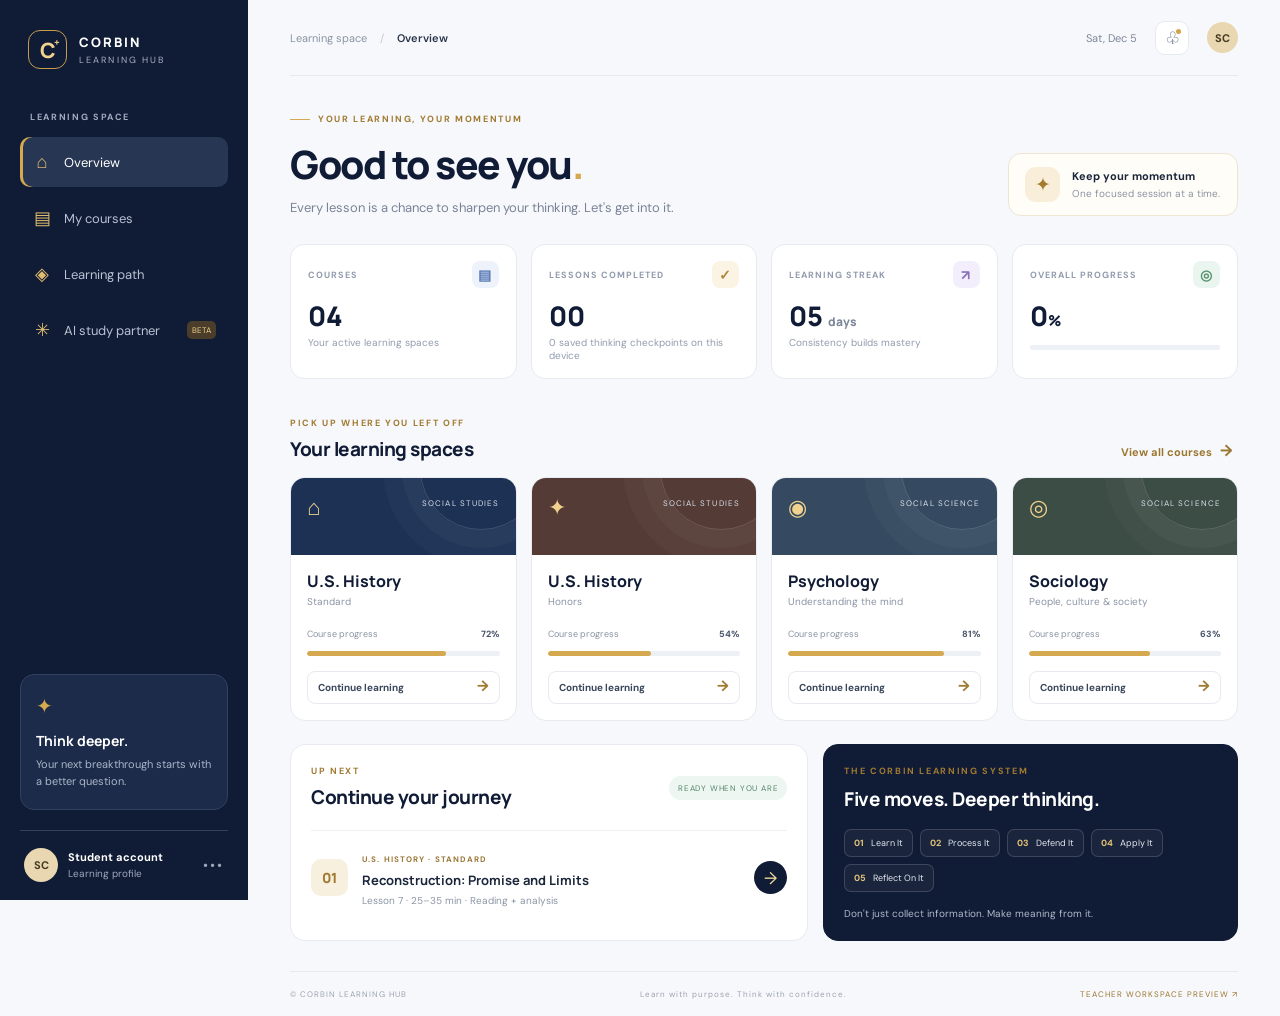
<file: index.html>
<!doctype html>
<html lang="en">
<head>
  <meta charset="utf-8">
  <meta name="viewport" content="width=device-width,initial-scale=1">
  <meta name="theme-color" content="#101b35">
  <meta name="description" content="Corbin Student Learning Hub — learn, think, defend, and grow.">
  <title>Corbin Student Learning Hub</title>
  <link rel="preconnect" href="https://fonts.googleapis.com">
  <link rel="preconnect" href="https://fonts.gstatic.com" crossorigin>
  <link href="https://fonts.googleapis.com/css2?family=DM+Sans:wght@400;500;600;700&family=Manrope:wght@400;500;600;700;800&display=swap" rel="stylesheet">
  <link rel="stylesheet" href="styles.css">
</head>
<body>
  <div class="app-shell">
    <aside class="sidebar" id="sidebar">
      <a class="brand" href="#" aria-label="Corbin Learning Hub home">
        <span class="brand-mark">C<span>+</span></span>
        <span class="brand-copy"><strong>CORBIN</strong><small>LEARNING HUB</small></span>
      </a>
      <div class="workspace-label">LEARNING SPACE</div>
      <nav class="main-nav" aria-label="Main navigation">
        <button class="nav-link active" data-view="home"><span class="nav-icon">⌂</span> Overview</button>
        <button class="nav-link" data-view="courses"><span class="nav-icon">▤</span> My courses</button>
        <button class="nav-link" data-view="path"><span class="nav-icon">◈</span> Learning path</button>
        <button class="nav-link" data-view="tutor"><span class="nav-icon">✳</span> AI study partner <span class="nav-tag">BETA</span></button>
      </nav>
      <div class="sidebar-bottom">
        <div class="sidebar-note"><span class="note-spark">✦</span><strong>Think deeper.</strong><p>Your next breakthrough starts with a better question.</p></div>
        <div class="profile-mini"><div class="avatar">SC</div><div><strong>Student account</strong><small>Learning profile</small></div><span class="more">•••</span></div>
      </div>
    </aside>

    <main class="main-area">
      <header class="topbar">
        <button class="mobile-menu" id="mobileMenu" aria-label="Open navigation">☰</button>
        <div class="breadcrumb">Learning space <span>/</span> <strong id="crumb">Overview</strong></div>
        <div class="top-actions"><span class="today" id="todayLabel"></span><button class="icon-button" aria-label="Notifications">♧<i></i></button><div class="avatar small">SC</div></div>
      </header>

      <section class="view active" id="homeView">
        <div class="welcome-row">
          <div><div class="eyebrow"><span class="eyebrow-line"></span> YOUR LEARNING, YOUR MOMENTUM</div><h1>Good to see you<span class="gold-dot">.</span></h1><p class="subhead">Every lesson is a chance to sharpen your thinking. Let's get into it.</p></div>
          <div class="streak-card"><div class="streak-icon">✦</div><div><strong>Keep your momentum</strong><span>One focused session at a time.</span></div></div>
        </div>

        <div class="stats-grid">
          <article class="stat-card"><div class="stat-top"><span>COURSES</span><span class="stat-icon blue">▤</span></div><div class="stat-value">04</div><div class="stat-foot">Your active learning spaces</div></article>
          <article class="stat-card"><div class="stat-top"><span>LESSONS COMPLETED</span><span class="stat-icon gold">✓</span></div><div class="stat-value">12</div><div class="stat-foot"><span class="positive">+3</span> this learning cycle</div></article>
          <article class="stat-card"><div class="stat-top"><span>LEARNING STREAK</span><span class="stat-icon purple">↗</span></div><div class="stat-value">05 <small>days</small></div><div class="stat-foot">Consistency builds mastery</div></article>
          <article class="stat-card"><div class="stat-top"><span>OVERALL PROGRESS</span><span class="stat-icon green">◎</span></div><div class="stat-value">68<span class="percent">%</span></div><div class="progress-track"><span style="width:68%"></span></div></article>
        </div>

        <div class="section-heading"><div><div class="eyebrow">PICK UP WHERE YOU LEFT OFF</div><h2>Your learning spaces</h2></div><button class="text-button" data-view="courses">View all courses <span>→</span></button></div>
        <div class="course-grid" id="courseGrid">
          <article class="course-card history"><div class="course-top"><span class="course-icon">⌂</span><span class="course-type">SOCIAL STUDIES</span></div><div class="course-content"><h3>U.S. History</h3><p>Standard</p><div class="course-progress"><div class="progress-label"><span>Course progress</span><strong>72%</strong></div><div class="progress-track"><span style="width:72%"></span></div></div><button class="course-button" data-course="history">Continue learning <span>→</span></button></div></article>
          <article class="course-card honors"><div class="course-top"><span class="course-icon">✦</span><span class="course-type">SOCIAL STUDIES</span></div><div class="course-content"><h3>U.S. History</h3><p>Honors</p><div class="course-progress"><div class="progress-label"><span>Course progress</span><strong>54%</strong></div><div class="progress-track"><span style="width:54%"></span></div></div><button class="course-button" data-course="honors">Continue learning <span>→</span></button></div></article>
          <article class="course-card psychology"><div class="course-top"><span class="course-icon">◉</span><span class="course-type">SOCIAL SCIENCE</span></div><div class="course-content"><h3>Psychology</h3><p>Understanding the mind</p><div class="course-progress"><div class="progress-label"><span>Course progress</span><strong>81%</strong></div><div class="progress-track"><span style="width:81%"></span></div></div><button class="course-button" data-course="psychology">Continue learning <span>→</span></button></div></article>
          <article class="course-card sociology"><div class="course-top"><span class="course-icon">◎</span><span class="course-type">SOCIAL SCIENCE</span></div><div class="course-content"><h3>Sociology</h3><p>People, culture & society</p><div class="course-progress"><div class="progress-label"><span>Course progress</span><strong>63%</strong></div><div class="progress-track"><span style="width:63%"></span></div></div><button class="course-button" data-course="sociology">Continue learning <span>→</span></button></div></article>
        </div>

        <div class="lower-grid">
          <section class="panel next-panel"><div class="panel-heading"><div><div class="eyebrow">UP NEXT</div><h2>Continue your journey</h2></div><span class="live-pill">READY WHEN YOU ARE</span></div><div class="next-lesson"><div class="lesson-number">01</div><div class="lesson-info"><span class="lesson-course">U.S. HISTORY · STANDARD</span><h3>Reconstruction: Promise and Limits</h3><p>Lesson 7 · 25–35 min · Reading + analysis</p></div><button class="round-arrow" id="openLesson" aria-label="Open lesson">→</button></div></section>
          <section class="panel cls-panel"><div class="eyebrow">THE CORBIN LEARNING SYSTEM</div><h2>Five moves. Deeper thinking.</h2><div class="cls-steps"><span><b>01</b> Learn It</span><span><b>02</b> Process It</span><span><b>03</b> Defend It</span><span><b>04</b> Apply It</span><span><b>05</b> Reflect On It</span></div><p>Don't just collect information. Make meaning from it.</p></section>
        </div>
      </section>

      <section class="view" id="coursesView"><div class="page-intro"><div class="eyebrow">YOUR CLASSES</div><h1>My courses<span class="gold-dot">.</span></h1><p class="subhead">Choose a course to explore its learning path and current lesson.</p></div><div class="course-grid expanded" id="allCourses"></div></section>

      <section class="view" id="pathView"><div class="page-intro"><div class="eyebrow">YOUR PROGRESS</div><h1>Learning path<span class="gold-dot">.</span></h1><p class="subhead">A clear view of the work you've completed and what's ahead.</p></div><div class="panel path-panel"><div class="path-header"><div><span class="lesson-course">CURRENT LEARNING CYCLE</span><h2>Build understanding. Show what you know.</h2></div><strong>68%</strong></div><div class="path-track"><span style="width:68%"></span></div><div class="path-milestones"><div class="milestone done"><i>✓</i><strong>Learn It</strong><small>Build background knowledge</small></div><div class="milestone done"><i>✓</i><strong>Process It</strong><small>Make connections</small></div><div class="milestone current"><i>03</i><strong>Defend It</strong><small>Support your thinking</small></div><div class="milestone"><i>04</i><strong>Apply It</strong><small>Use what you've learned</small></div><div class="milestone"><i>05</i><strong>Reflect On It</strong><small>Evaluate your growth</small></div></div></div></section>

      <section class="view" id="tutorView"><div class="page-intro"><div class="eyebrow">THINKING PARTNER</div><h1>Study with purpose<span class="gold-dot">.</span></h1><p class="subhead">A good tutor doesn't do the thinking for you. It helps you think more clearly.</p></div><div class="tutor-layout"><div class="panel tutor-intro"><div class="tutor-orb">✳</div><span class="lesson-course">SOCRATIC STUDY PARTNER</span><h2>Let's work through it together.</h2><p>Use this space to organize a question, test an idea, or prepare to defend a claim. The study partner interface is ready; live AI responses require a secured model connection.</p><div class="prompt-chips"><button data-prompt="Help me understand the main idea of my current lesson.">Understand a concept</button><button data-prompt="Ask me questions that help me test my argument.">Test my argument</button><button data-prompt="Help me study by asking one question at a time.">Quiz me</button></div></div><div class="panel tutor-chat"><div class="chat-head"><span class="chat-status"></span><strong>Study session</strong><small>Guided thinking</small></div><div class="chat-messages" id="chatMessages"><div class="assistant-message">Welcome. What are you working through today? Start with a topic, a question, or an idea you want to examine.</div></div><form class="chat-form" id="chatForm"><input id="chatInput" placeholder="Type a question or topic..." autocomplete="off"><button aria-label="Send message">↑</button></form><p class="chat-disclaimer">Learning support preview · AI service not connected</p></div></div></section>

      <section class="view" id="lessonView"><div class="lesson-toolbar"><button class="back-button" id="backHome">← Back to overview</button><span class="lesson-course">U.S. HISTORY · STANDARD</span></div><div class="lesson-hero"><div class="eyebrow">LESSON 07 · LEARN IT</div><h1>Reconstruction: Promise and Limits</h1><p>Examine the competing visions for rebuilding the United States after the Civil War.</p><div class="lesson-meta"><span>◷ 25–35 minutes</span><span>▤ Reading + analysis</span><span>◈ CLS learning sequence</span></div></div><div class="lesson-body"><aside class="lesson-outline"><strong>IN THIS LESSON</strong><a class="outline-active">01 &nbsp; Set the purpose</a><a>02 &nbsp; Build context</a><a>03 &nbsp; Process evidence</a><a>04 &nbsp; Defend a claim</a><a>05 &nbsp; Reflect</a></aside><article class="lesson-reading"><div class="eyebrow">01 / LEARN IT</div><h2>Start with the essential question</h2><p class="essential-question">To what extent did Reconstruction fulfill the promises of freedom and citizenship after the Civil War?</p><p>Reconstruction was the period after the Civil War when the United States confronted the challenge of rebuilding the South and defining freedom for formerly enslaved people. The period raised fundamental questions about citizenship, federal power, political participation, and the meaning of equality.</p><div class="checkpoint"><span class="checkpoint-label">THINKING CHECKPOINT</span><h3>Before you move on</h3><p>In your own words, identify one major challenge the nation faced after the Civil War.</p><textarea id="checkpointAnswer" placeholder="Write your thinking here..."></textarea><button class="primary-button" id="saveCheckpoint">Save response <span>→</span></button><small id="checkpointStatus" aria-live="polite"></small></div></article></div></section>

      <footer class="footer"><span>© CORBIN LEARNING HUB</span><span>Learn with purpose. Think with confidence.</span><span><a href="teacher.html" style="color:#9b762f;text-decoration:none">TEACHER WORKSPACE PREVIEW ↗</a></span></footer>
    </main>
  </div>
  <script src="app.js"></script>
</body>
</html>
</file>
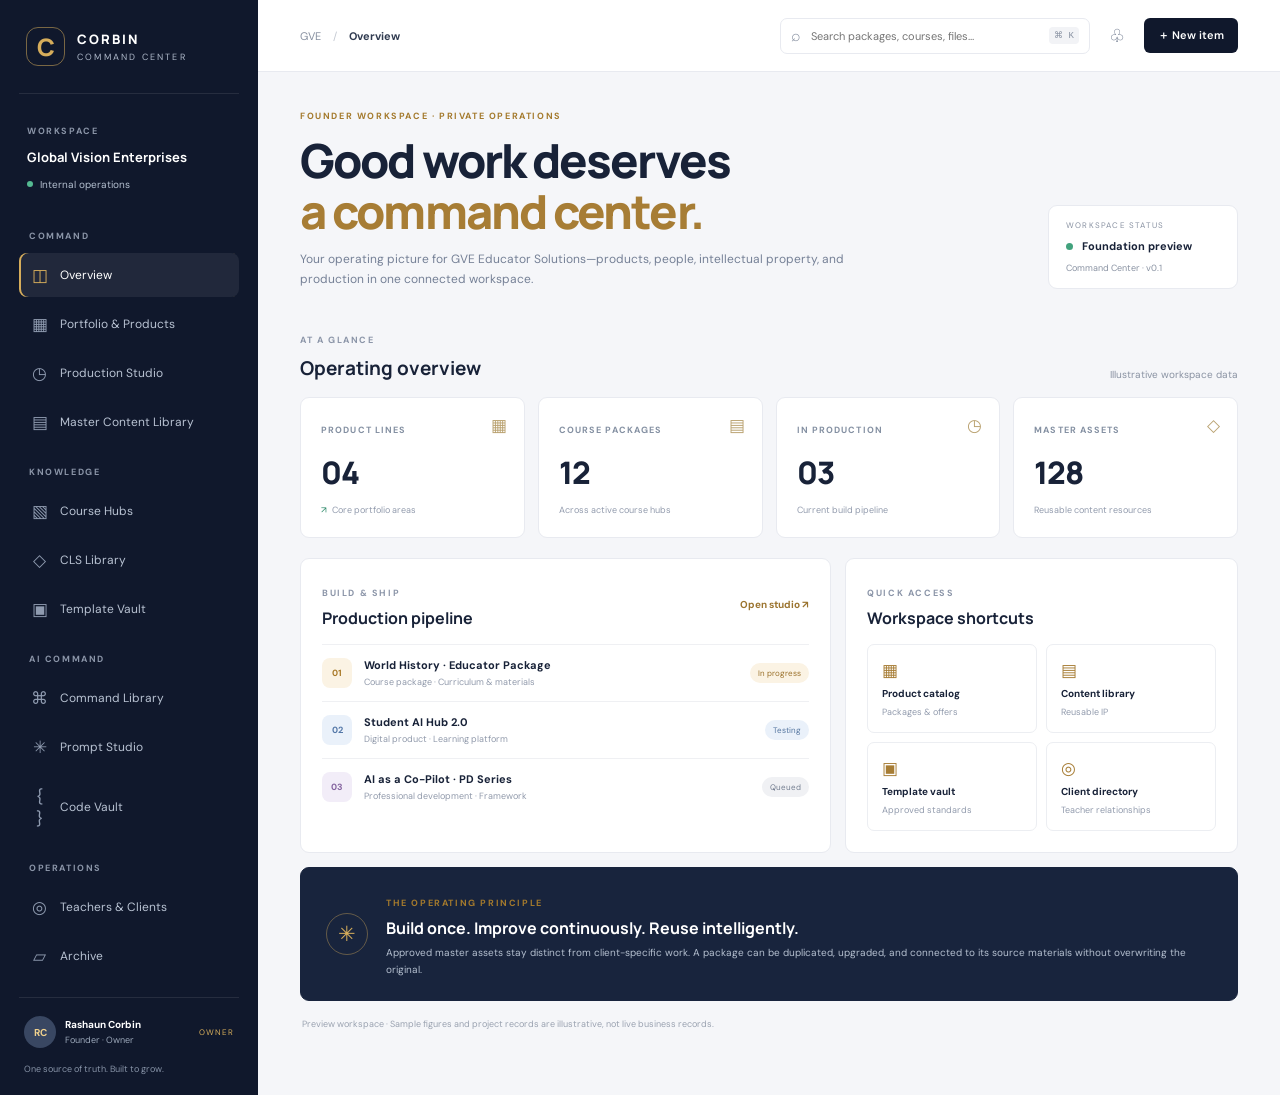
<file: command-center/index.html>
<!doctype html>
<html lang="en">
<head>
<meta charset="utf-8"><meta name="viewport" content="width=device-width,initial-scale=1">
<meta name="theme-color" content="#10182c"><title>Corbin Command Center</title>
<link rel="preconnect" href="https://fonts.googleapis.com"><link rel="preconnect" href="https://fonts.gstatic.com" crossorigin>
<link href="https://fonts.googleapis.com/css2?family=DM+Sans:wght@400;500;600;700&family=Manrope:wght@400;500;600;700;800&display=swap" rel="stylesheet">
<link rel="stylesheet" href="styles.css">
</head>
<body>
<div class="shell">
<aside class="sidebar" id="sidebar">
<a class="brand" href="#overview"><span class="brand-mark">C</span><span><b>CORBIN</b><small>COMMAND CENTER</small></span></a>
<div class="workspace"><span class="eyebrow">WORKSPACE</span><strong>Global Vision Enterprises</strong><span class="status-dot">Internal operations</span></div>
<nav class="nav">
<span class="nav-label">COMMAND</span>
<a class="nav-link active" href="#overview" data-view="overview"><i>◫</i>Overview</a>
<a class="nav-link" href="#portfolio" data-view="portfolio"><i>▦</i>Portfolio & Products</a>
<a class="nav-link" href="#production" data-view="production"><i>◷</i>Production Studio</a>
<a class="nav-link" href="#library" data-view="library"><i>▤</i>Master Content Library</a>
<span class="nav-label">KNOWLEDGE</span>
<a class="nav-link" href="#courses" data-view="courses"><i>▧</i>Course Hubs</a>
<a class="nav-link" href="#learning-system" data-view="learning-system"><i>◇</i>CLS Library</a>
<a class="nav-link" href="#templates" data-view="templates"><i>▣</i>Template Vault</a>
<span class="nav-label">AI COMMAND</span>
<a class="nav-link" href="#commands" data-view="commands"><i>⌘</i>Command Library</a>
<a class="nav-link" href="#prompts" data-view="prompts"><i>✳</i>Prompt Studio</a>
<a class="nav-link" href="#code" data-view="code"><i>{ }</i>Code Vault</a>
<span class="nav-label">OPERATIONS</span>
<a class="nav-link" href="#clients" data-view="clients"><i>◎</i>Teachers & Clients</a>
<a class="nav-link" href="#archive" data-view="archive"><i>▱</i>Archive</a>
</nav>
<div class="sidebar-bottom"><div class="profile"><div class="avatar">RC</div><div><b>Rashaun Corbin</b><small>Founder · Owner</small></div><span class="owner-tag">OWNER</span></div><p>One source of truth. Built to grow.</p></div>
</aside>
<main class="main">
<header class="topbar"><button class="mobile-menu" id="menuToggle" aria-label="Open navigation">☰</button><div class="crumb">GVE <span>/</span> <b id="crumbTitle">Overview</b></div><div class="top-actions"><label class="global-search"><span>⌕</span><input id="globalSearch" placeholder="Search packages, courses, files…" aria-label="Search command center"><kbd>⌘ K</kbd></label><button class="icon-btn" title="Notifications">♧</button><button class="new-btn" id="newItem">＋ New item</button></div></header>
<section class="content">
<div class="welcome"><div><div class="eyebrow gold">FOUNDER WORKSPACE · PRIVATE OPERATIONS</div><h1 id="pageTitle">Good work deserves<br><em>a command center.</em></h1><p id="pageSub">Your operating picture for GVE Educator Solutions—products, people, intellectual property, and production in one connected workspace.</p></div><div class="date-card"><span>WORKSPACE STATUS</span><b><i class="live-dot"></i> Foundation preview</b><small>Command Center · v0.1</small></div></div>
<div id="viewRoot">
<div class="section-head"><div><span class="eyebrow">AT A GLANCE</span><h2>Operating overview</h2></div><span class="muted">Illustrative workspace data</span></div>
<div class="metric-grid">
<article class="metric"><span>PRODUCT LINES</span><b>04</b><small><i class="up">↗</i> Core portfolio areas</small><div class="metric-icon">▦</div></article>
<article class="metric"><span>COURSE PACKAGES</span><b>12</b><small>Across active course hubs</small><div class="metric-icon">▤</div></article>
<article class="metric"><span>IN PRODUCTION</span><b>03</b><small>Current build pipeline</small><div class="metric-icon">◷</div></article>
<article class="metric"><span>MASTER ASSETS</span><b>128</b><small>Reusable content resources</small><div class="metric-icon">◇</div></article>
</div>
<div class="dashboard-grid">
<section class="panel pipeline-panel"><div class="panel-head"><div><span class="eyebrow">BUILD & SHIP</span><h3>Production pipeline</h3></div><a href="#production" data-view="production">Open studio ↗</a></div><div class="pipeline"><div class="pipeline-row"><span class="pipeline-mark amber">01</span><div><b>World History · Educator Package</b><small>Course package · Curriculum & materials</small></div><span class="pill progress">In progress</span></div><div class="pipeline-row"><span class="pipeline-mark blue">02</span><div><b>Student AI Hub 2.0</b><small>Digital product · Learning platform</small></div><span class="pill review">Testing</span></div><div class="pipeline-row"><span class="pipeline-mark plum">03</span><div><b>AI as a Co-Pilot · PD Series</b><small>Professional development · Framework</small></div><span class="pill queued">Queued</span></div></div></section>
<section class="panel quick-panel"><div class="panel-head"><div><span class="eyebrow">QUICK ACCESS</span><h3>Workspace shortcuts</h3></div></div><div class="shortcut-grid"><a href="#portfolio" data-view="portfolio"><span>▦</span><b>Product catalog</b><small>Packages & offers</small></a><a href="#library" data-view="library"><span>▤</span><b>Content library</b><small>Reusable IP</small></a><a href="#templates" data-view="templates"><span>▣</span><b>Template vault</b><small>Approved standards</small></a><a href="#clients" data-view="clients"><span>◎</span><b>Client directory</b><small>Teacher relationships</small></a></div></section>
</div>
<section class="panel principle-panel"><div class="principle-symbol">✳</div><div><span class="eyebrow gold">THE OPERATING PRINCIPLE</span><h3>Build once. Improve continuously. Reuse intelligently.</h3><p>Approved master assets stay distinct from client-specific work. A package can be duplicated, upgraded, and connected to its source materials without overwriting the original.</p></div></section>
<div class="footnote">Preview workspace · Sample figures and project records are illustrative, not live business records.</div>
</div>
</section>
</main>
</div>
<div class="toast" id="toast" role="status" aria-live="polite"></div>
<dialog id="newDialog"><form method="dialog" class="dialog-card"><button class="dialog-close" aria-label="Close">×</button><span class="eyebrow gold">CREATE IN WORKSPACE</span><h2>What are we building?</h2><p>Choose a starting point. This preview demonstrates the workspace flow; records are not yet connected to a shared database.</p><div class="new-options"><button value="Package" class="new-option"><b>Course package</b><small>Curriculum, lessons, resources</small></button><button value="Asset" class="new-option"><b>Master content asset</b><small>Reusable document or resource</small></button><button value="Product" class="new-option"><b>Product or initiative</b><small>New GVE offering or project</small></button><button value="Client" class="new-option"><b>Teacher / client</b><small>Relationship and package record</small></button></div></form></dialog>
<script src="app.js"></script>
</body></html>
</file>
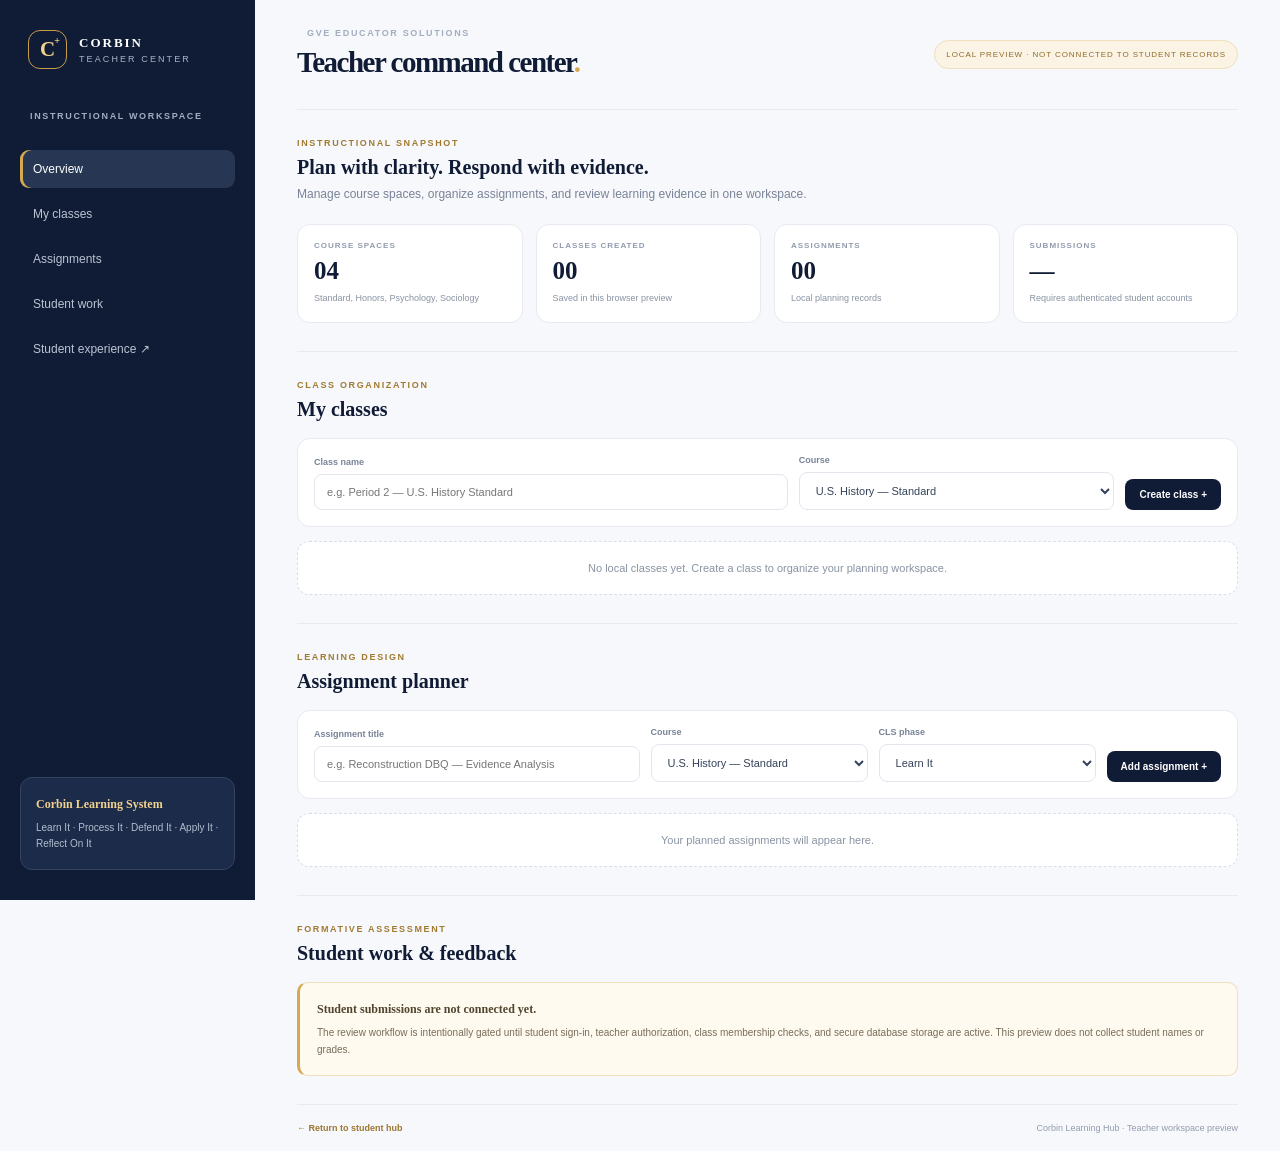
<file: teacher.html>
<!doctype html>
<html lang="en">
<head>
  <meta charset="utf-8">
  <meta name="viewport" content="width=device-width,initial-scale=1">
  <meta name="theme-color" content="#101b35">
  <meta name="description" content="Corbin Learning Hub teacher workspace preview">
  <title>Teacher Command Center | Corbin Learning Hub</title>
  <link rel="stylesheet" href="styles.css">
  <link rel="stylesheet" href="teacher.css">
</head>
<body>
  <div class="teacher-shell">
    <aside class="teacher-sidebar">
      <a class="brand" href="index.html"><span class="brand-mark">C<span>+</span></span><span class="brand-copy"><strong>CORBIN</strong><small>TEACHER CENTER</small></span></a>
      <div class="workspace-label">INSTRUCTIONAL WORKSPACE</div>
      <nav class="teacher-nav">
        <a class="active" href="#overview">Overview</a>
        <a href="#classes">My classes</a>
        <a href="#assignments">Assignments</a>
        <a href="#submissions">Student work</a>
        <a href="index.html">Student experience ↗</a>
      </nav>
      <div class="teacher-sidebar-note"><strong>Corbin Learning System</strong><p>Learn It · Process It · Defend It · Apply It · Reflect On It</p></div>
    </aside>
    <main class="teacher-main">
      <header class="teacher-topbar"><div><span class="workspace-label">GVE EDUCATOR SOLUTIONS</span><h1>Teacher command center<span class="gold-dot">.</span></h1></div><span class="preview-label">LOCAL PREVIEW · NOT CONNECTED TO STUDENT RECORDS</span></header>
      <section class="teacher-section" id="overview">
        <div class="teacher-welcome"><div><div class="eyebrow">INSTRUCTIONAL SNAPSHOT</div><h2>Plan with clarity. Respond with evidence.</h2><p>Manage course spaces, organize assignments, and review learning evidence in one workspace.</p></div></div>
        <div class="teacher-metrics">
          <article><span>COURSE SPACES</span><strong>04</strong><small>Standard, Honors, Psychology, Sociology</small></article>
          <article><span>CLASSES CREATED</span><strong id="classCount">00</strong><small>Saved in this browser preview</small></article>
          <article><span>ASSIGNMENTS</span><strong id="assignmentCount">00</strong><small>Local planning records</small></article>
          <article><span>SUBMISSIONS</span><strong>—</strong><small>Requires authenticated student accounts</small></article>
        </div>
      </section>
      <section class="teacher-section" id="classes">
        <div class="teacher-section-heading"><div><div class="eyebrow">CLASS ORGANIZATION</div><h2>My classes</h2></div></div>
        <form class="teacher-form" id="classForm">
          <label>Class name<input id="className" required maxlength="80" placeholder="e.g. Period 2 — U.S. History Standard"></label>
          <label>Course<select id="classCourse"><option value="us-history-standard">U.S. History — Standard</option><option value="us-history-honors">U.S. History — Honors</option><option value="psychology">Psychology</option><option value="sociology">Sociology</option></select></label>
          <button class="primary-button" type="submit">Create class +</button>
        </form>
        <div class="teacher-record-grid" id="classList"><div class="empty-state">No local classes yet. Create a class to organize your planning workspace.</div></div>
      </section>
      <section class="teacher-section" id="assignments">
        <div class="teacher-section-heading"><div><div class="eyebrow">LEARNING DESIGN</div><h2>Assignment planner</h2></div></div>
        <form class="teacher-form assignment-form" id="assignmentForm">
          <label>Assignment title<input id="assignmentTitle" required maxlength="120" placeholder="e.g. Reconstruction DBQ — Evidence Analysis"></label>
          <label>Course<select id="assignmentCourse"><option value="us-history-standard">U.S. History — Standard</option><option value="us-history-honors">U.S. History — Honors</option><option value="psychology">Psychology</option><option value="sociology">Sociology</option></select></label>
          <label>CLS phase<select id="assignmentPhase"><option>Learn It</option><option>Process It</option><option>Defend It</option><option>Apply It</option><option>Reflect On It</option></select></label>
          <button class="primary-button" type="submit">Add assignment +</button>
        </form>
        <div class="teacher-record-grid" id="assignmentList"><div class="empty-state">Your planned assignments will appear here.</div></div>
      </section>
      <section class="teacher-section" id="submissions">
        <div class="teacher-section-heading"><div><div class="eyebrow">FORMATIVE ASSESSMENT</div><h2>Student work & feedback</h2></div></div>
        <div class="teacher-notice"><strong>Student submissions are not connected yet.</strong><p>The review workflow is intentionally gated until student sign-in, teacher authorization, class membership checks, and secure database storage are active. This preview does not collect student names or grades.</p></div>
      </section>
      <footer class="teacher-footer"><a href="index.html">← Return to student hub</a><span>Corbin Learning Hub · Teacher workspace preview</span></footer>
    </main>
  </div>
  <script src="teacher.js"></script>
</body>
</html>
</file>
<file: styles.css>
:root{--navy:#101b35;--navy2:#192847;--gold:#d5a94f;--gold2:#f2d99b;--ink:#1b263b;--muted:#758096;--line:#e7eaf0;--paper:#f7f8fb;--white:#fff;--radius:18px}*{box-sizing:border-box}body{margin:0;background:var(--paper);color:var(--ink);font-family:"DM Sans",sans-serif;font-size:14px}button,input,textarea{font:inherit}button{cursor:pointer}.app-shell{min-height:100vh}.sidebar{width:248px;background:var(--navy);color:white;position:fixed;inset:0 auto 0 0;padding:30px 20px 18px;display:flex;flex-direction:column;z-index:5}.brand{display:flex;align-items:center;gap:12px;color:white;text-decoration:none;padding:0 8px 42px}.brand-mark{height:39px;width:39px;border:1px solid #c79d4b;border-radius:12px;display:grid;place-items:center;font:800 21px Manrope;color:#f1d28e;position:relative}.brand-mark span{font-size:10px;position:absolute;right:6px;top:4px}.brand-copy{display:grid;gap:3px}.brand-copy strong{font:800 13px Manrope;letter-spacing:2px}.brand-copy small{font-size:9px;letter-spacing:2.1px;color:#a9b3c7}.workspace-label,.eyebrow{font-size:9px;letter-spacing:1.65px;font-weight:700;color:#a2adbf}.workspace-label{padding:0 10px 14px}.main-nav{display:grid;gap:6px}.nav-link{border:0;background:transparent;color:#b8c2d2;text-align:left;padding:13px 12px;border-radius:10px;font-size:13px;display:flex;align-items:center;gap:12px}.nav-link:hover,.nav-link.active{background:#263653;color:white}.nav-link.active{box-shadow:inset 3px 0 var(--gold)}.nav-icon{font-size:18px;width:20px;text-align:center;color:#e0bd70}.nav-tag{font-size:8px;background:#4a3e2a;color:#f1d28e;border-radius:5px;padding:4px 5px;margin-left:auto}.sidebar-bottom{margin-top:auto}.sidebar-note{padding:18px 15px;background:#1c2b49;border:1px solid #30415f;border-radius:14px;margin-bottom:20px}.note-spark{color:var(--gold);font-size:20px}.sidebar-note strong{display:block;margin-top:12px;font:700 14px Manrope}.sidebar-note p{color:#aab5c8;font-size:11px;line-height:1.6;margin:6px 0 0}.profile-mini{border-top:1px solid #34415a;padding:17px 4px 0;display:flex;align-items:center;gap:10px}.avatar{height:34px;width:34px;border-radius:50%;background:#e8d7b1;color:#45391f;display:grid;place-items:center;font-weight:700;font-size:11px}.profile-mini strong,.profile-mini small{display:block}.profile-mini strong{font-size:11px}.profile-mini small{color:#9da9bd;font-size:10px;margin-top:3px}.more{margin-left:auto;color:#9da9bd;letter-spacing:2px}.main-area{margin-left:248px;min-height:100vh;padding:0 42px;display:flex;flex-direction:column}.topbar{height:76px;border-bottom:1px solid var(--line);display:flex;align-items:center;justify-content:space-between}.breadcrumb{font-size:11px;color:#8a93a4}.breadcrumb span{padding:0 10px;color:#c2c8d2}.breadcrumb strong{color:#27344a;font-weight:600}.top-actions{display:flex;align-items:center;gap:18px}.today{font-size:11px;color:#7c8799}.icon-button{position:relative;border:1px solid var(--line);background:white;width:34px;height:34px;border-radius:10px;font-size:17px;color:#536078}.icon-button i{position:absolute;width:5px;height:5px;border-radius:50%;background:#d2a34a;right:7px;top:7px}.avatar.small{height:31px;width:31px}.mobile-menu{display:none}.view{display:none;padding:37px 0 30px;animation:fade .25s ease}.view.active{display:block}@keyframes fade{from{opacity:.3;transform:translateY(4px)}to{opacity:1;transform:none}}.welcome-row{display:flex;justify-content:space-between;align-items:flex-end;gap:24px}.eyebrow{color:#a17a31;display:flex;align-items:center;gap:8px}.eyebrow-line{height:1px;width:20px;background:var(--gold)}h1,h2,h3,p{margin-top:0}h1{font:800 clamp(29px,3.3vw,39px) Manrope;letter-spacing:-1.5px;margin:12px 0 8px;color:var(--navy)}.gold-dot{color:var(--gold)}.subhead{color:#798397;font-size:13px;margin:0}.streak-card{display:flex;align-items:center;gap:12px;padding:13px 16px;border:1px solid #eee5d3;background:#fffdf8;border-radius:13px;min-width:230px}.streak-icon{width:35px;height:35px;border-radius:11px;background:#f8eed9;color:#a47a2d;display:grid;place-items:center;font-size:19px}.streak-card strong,.streak-card span{display:block}.streak-card strong{font-size:11px}.streak-card span{font-size:10px;color:#8c94a2;margin-top:4px}.stats-grid{display:grid;grid-template-columns:repeat(4,1fr);gap:14px;margin:28px 0 38px}.stat-card{background:white;border:1px solid var(--line);border-radius:14px;padding:16px 17px;min-height:125px}.stat-top{display:flex;justify-content:space-between;align-items:center;color:#929bad;font-size:9px;letter-spacing:1px;font-weight:700}.stat-icon{width:27px;height:27px;border-radius:8px;display:grid;place-items:center;font-size:14px}.blue{background:#edf2fb;color:#5778b5}.gold{background:#fbf3e3;color:#ae873c}.purple{background:#f2eefb;color:#8871b9}.green{background:#eaf5ef;color:#57936e}.stat-value{font:800 27px Manrope;color:var(--navy);margin:9px 0 2px}.stat-value small{font-size:12px;color:#7b8798}.percent{font-size:15px}.stat-foot{font-size:10px;color:#929bad}.positive{color:#4b9a6a;font-weight:700}.progress-track{height:5px;background:#edf0f4;border-radius:10px;overflow:hidden;margin-top:11px}.progress-track span{height:100%;display:block;background:var(--gold);border-radius:10px}.section-heading{display:flex;justify-content:space-between;align-items:end;margin-bottom:15px}.section-heading h2,.panel h2{font:750 19px Manrope;color:var(--navy);margin:7px 0 0;letter-spacing:-.5px}.text-button{border:0;background:transparent;color:#9b762f;font-size:11px;font-weight:700}.text-button span{font-size:16px;padding-left:5px}.course-grid{display:grid;grid-template-columns:repeat(4,1fr);gap:14px}.course-card{border-radius:15px;overflow:hidden;background:white;border:1px solid var(--line);min-width:0}.course-top{height:77px;padding:15px 16px;display:flex;justify-content:space-between;align-items:flex-start;background:#1c3154;color:white;position:relative;overflow:hidden}.course-top:after{content:"";position:absolute;width:120px;height:120px;border:1px solid #ffffff25;border-radius:50%;right:-26px;top:-70px;box-shadow:0 0 0 18px #ffffff08,0 0 0 37px #ffffff06}.honors .course-top{background:#553b35}.psychology .course-top{background:#354a60}.sociology .course-top{background:#3c4d45}.course-icon{font-size:22px;color:#f0d28e}.course-type{font-size:8px;letter-spacing:1.1px;color:#d7deea;margin-top:5px}.course-content{padding:15px 16px 16px}.course-content h3{font:750 16px Manrope;color:var(--navy);margin:0 0 3px}.course-content p{font-size:10px;color:#8b95a6;margin:0}.course-progress{margin:20px 0 15px}.progress-label{display:flex;justify-content:space-between;font-size:9px;color:#8993a3}.progress-label strong{color:#46536a}.course-button{width:100%;border:1px solid #e6e9ef;background:white;border-radius:8px;padding:9px 10px;text-align:left;font-size:10px;font-weight:700;color:#3a465b}.course-button span{float:right;color:#a17a31;font-size:15px;line-height:10px}.course-button:hover{border-color:#d7b66d;background:#fffdf8}.lower-grid{display:grid;grid-template-columns:1.25fr 1fr;gap:15px;margin-top:23px}.panel{background:white;border:1px solid var(--line);border-radius:15px;padding:20px}.panel-heading{display:flex;justify-content:space-between;align-items:center}.live-pill{font-size:8px;letter-spacing:.8px;color:#56886b;background:#edf6f0;padding:7px 9px;border-radius:20px}.next-lesson{display:flex;align-items:center;gap:14px;margin-top:20px;padding-top:17px;border-top:1px solid #eef0f4}.lesson-number{width:37px;height:37px;border-radius:10px;background:#f8f0df;color:#a17a31;display:grid;place-items:center;font:800 14px Manrope}.lesson-course{font-size:8px;letter-spacing:1.1px;color:#9b7839;font-weight:700}.lesson-info{flex:1}.lesson-info h3{font:700 13px Manrope;margin:5px 0}.lesson-info p{font-size:10px;color:#8b95a5;margin:0}.round-arrow{width:33px;height:33px;border:0;border-radius:50%;background:var(--navy);color:#f2d99b;font-size:17px}.cls-panel{background:var(--navy);color:white;border-color:var(--navy)}.cls-panel h2{color:white;margin:9px 0 17px}.cls-steps{display:flex;flex-wrap:wrap;gap:7px}.cls-steps span{font-size:9px;border:1px solid #ffffff27;background:#ffffff0b;padding:7px 9px;border-radius:7px;color:#e3e8f0}.cls-steps b{color:#e5c477;margin-right:5px}.cls-panel>p{font-size:10px;color:#aeb9ca;margin:15px 0 0}.footer{margin-top:auto;border-top:1px solid var(--line);padding:17px 0;display:flex;justify-content:space-between;color:#9aa3b1;font-size:8px;letter-spacing:1px}.page-intro{margin-bottom:26px}.expanded{grid-template-columns:repeat(4,1fr)}.path-panel{padding:27px}.path-header{display:flex;justify-content:space-between;align-items:center}.path-header h2{font:750 18px Manrope;margin:8px 0}.path-header>strong{font:800 27px Manrope;color:#a17a31}.path-track{height:7px;background:#edf0f4;border-radius:10px;margin:23px 0 30px}.path-track span{display:block;height:100%;background:var(--gold);border-radius:10px}.path-milestones{display:grid;grid-template-columns:repeat(5,1fr);gap:15px}.milestone{display:grid;gap:8px;align-content:start}.milestone i{font-style:normal;width:31px;height:31px;border:1px solid #dfe4ec;border-radius:50%;display:grid;place-items:center;color:#9aa4b4;font-size:11px}.milestone.done i{background:#edf6f0;border-color:#d5eadc;color:#4b9164}.milestone.current i{background:#fbf3e3;border-color:#e8d6ad;color:#9b762f}.milestone strong{font-size:11px}.milestone small{font-size:9px;color:#8993a3;line-height:1.4}.tutor-layout{display:grid;grid-template-columns:1fr 1fr;gap:17px}.tutor-intro{padding:27px}.tutor-orb{height:48px;width:48px;border-radius:15px;background:#f7f0e2;color:#aa833d;display:grid;place-items:center;font-size:25px;margin-bottom:25px}.tutor-intro h2{font:750 23px Manrope;margin:9px 0}.tutor-intro>p{font-size:12px;color:#778296;line-height:1.7;max-width:470px}.prompt-chips{display:flex;flex-wrap:wrap;gap:8px;margin-top:25px}.prompt-chips button{background:#f7f8fb;border:1px solid #e8ebf0;border-radius:20px;padding:9px 12px;font-size:10px;color:#526078}.prompt-chips button:hover{border-color:#d6b66e}.tutor-chat{padding:0;display:flex;flex-direction:column;min-height:340px}.chat-head{padding:17px 19px;border-bottom:1px solid var(--line);display:flex;align-items:center;gap:9px}.chat-head strong{font-size:11px}.chat-head small{margin-left:auto;color:#8c96a6;font-size:9px}.chat-status{width:7px;height:7px;background:#69a57d;border-radius:50%}.chat-messages{padding:18px;flex:1;display:flex;flex-direction:column;gap:10px}.assistant-message,.user-message{max-width:90%;padding:12px 14px;border-radius:12px;font-size:11px;line-height:1.65}.assistant-message{background:#f3f5f8;color:#536078;align-self:flex-start}.user-message{background:#1b2a47;color:white;align-self:flex-end}.chat-form{margin:0 15px;border:1px solid #e4e8ef;border-radius:10px;display:flex;padding:5px}.chat-form input{border:0;outline:0;flex:1;padding:8px;font-size:11px;min-width:0}.chat-form button{width:31px;height:31px;border:0;border-radius:8px;background:var(--navy);color:white;font-size:18px}.chat-disclaimer{text-align:center;color:#a0a8b5;font-size:8px;margin:9px 0 13px}.lesson-toolbar{display:flex;align-items:center;justify-content:space-between;margin-bottom:25px}.back-button{border:0;background:transparent;color:#758096;font-size:11px}.lesson-hero{background:var(--navy);color:white;border-radius:18px;padding:30px 34px}.lesson-hero h1{color:white;font-size:30px;max-width:650px}.lesson-hero>p{color:#bdc7d6;font-size:12px;max-width:620px;line-height:1.7}.lesson-meta{display:flex;gap:18px;color:#d4dbea;font-size:9px;margin-top:20px}.lesson-body{display:grid;grid-template-columns:190px 1fr;gap:30px;margin:27px auto;max-width:900px}.lesson-outline{display:grid;align-content:start;gap:15px;font-size:10px;color:#8490a2}.lesson-outline strong{font-size:8px;letter-spacing:1px;color:#a17a31;margin-bottom:5px}.lesson-outline a{color:inherit;text-decoration:none}.lesson-outline .outline-active{color:var(--navy);font-weight:700}.lesson-reading h2{font:750 21px Manrope;margin:8px 0 15px}.lesson-reading>p{font-size:12px;line-height:1.8;color:#667287}.essential-question{padding:17px 19px;background:#fffaf0;border-left:3px solid var(--gold);font:600 14px Manrope;color:#38445a!important}.checkpoint{border:1px solid var(--line);border-radius:14px;padding:19px;margin-top:25px}.checkpoint-label{font-size:8px;letter-spacing:1.2px;color:#a17a31;font-weight:700}.checkpoint h3{font:700 15px Manrope;margin:8px 0}.checkpoint p{font-size:11px;color:#768195}.checkpoint textarea{width:100%;min-height:85px;border:1px solid #e2e6ed;border-radius:8px;padding:11px;resize:vertical;font-size:11px;outline-color:#c6a45c}.primary-button{margin-top:11px;background:var(--navy);color:white;border:0;border-radius:8px;padding:10px 14px;font-size:10px;font-weight:700}.primary-button span{color:#e8c77c;padding-left:8px}.checkpoint small{display:block;color:#4e9369;font-size:10px;margin-top:8px}.course-card:focus-within,button:focus-visible,a:focus-visible,input:focus-visible,textarea:focus-visible{outline:2px solid #c7a45a;outline-offset:2px}
@media(max-width:1100px){.main-area{padding:0 26px}.course-grid,.expanded{grid-template-columns:repeat(2,1fr)}.stats-grid{grid-template-columns:repeat(2,1fr)}.lower-grid{grid-template-columns:1fr}.streak-card{min-width:200px}}@media(max-width:700px){.sidebar{transform:translateX(-100%);transition:transform .25s;width:260px}.sidebar.open{transform:translateX(0);box-shadow:10px 0 35px #101b3540}.main-area{margin-left:0;padding:0 17px}.topbar{height:62px}.mobile-menu{display:block;border:0;background:transparent;color:var(--navy);font-size:19px}.breadcrumb{margin-right:auto;margin-left:12px}.today{display:none}.view{padding-top:27px}.welcome-row{display:block}.streak-card{margin-top:20px;width:max-content;max-width:100%}.stats-grid{gap:9px;margin:22px 0 30px}.stat-card{padding:13px;min-height:115px}.stat-value{font-size:24px}.course-grid,.expanded{grid-template-columns:1fr 1fr;gap:9px}.course-content{padding:12px}.course-content h3{font-size:13px}.course-top{height:62px;padding:12px}.course-type{font-size:7px}.section-heading h2{font-size:17px}.lower-grid{gap:10px}.panel{padding:16px}.cls-steps{gap:5px}.cls-steps span{font-size:8px;padding:6px}.footer{gap:10px;flex-wrap:wrap;font-size:7px}.footer span:nth-child(2){display:none}.path-milestones{grid-template-columns:1fr;gap:16px}.milestone{grid-template-columns:32px 1fr;align-items:center}.milestone i{grid-row:span 2}.milestone small{grid-column:2}.tutor-layout{grid-template-columns:1fr}.lesson-body{grid-template-columns:1fr}.lesson-outline{display:flex;overflow:auto;gap:14px;padding-bottom:10px}.lesson-outline strong{display:none}.lesson-outline a{white-space:nowrap}.lesson-hero{padding:23px}.lesson-hero h1{font-size:24px}.lesson-meta{flex-wrap:wrap;gap:9px}.lesson-toolbar{gap:10px}.lesson-toolbar .lesson-course{font-size:7px}}@media(max-width:390px){.course-grid,.expanded{grid-template-columns:1fr}.stats-grid{grid-template-columns:1fr 1fr}.stat-top{font-size:8px}.section-heading .text-button{font-size:9px}}

/* Interactive CLS lesson flow */
.phase-link{border:0;background:transparent;text-align:left;padding:8px 9px;border-radius:8px;color:#8490a2;font:inherit;font-size:10px;cursor:pointer;white-space:nowrap}
.phase-link:hover{background:#f4f5f8;color:var(--navy)}
.phase-link.selected{background:#f8f1e3;color:#8d6928;font-weight:700}
.phase-prompt{padding:14px 16px;background:#f3f5f8;border-radius:10px;color:#46536a!important;font-weight:600}
.checkpoint-actions{display:flex;align-items:center;gap:9px;flex-wrap:wrap}
.secondary-button{margin-top:11px;background:#fff;border:1px solid #dfe4ec;color:#34425a;border-radius:8px;padding:10px 14px;font-size:10px;font-weight:700}
.secondary-button:hover{border-color:#c7a45a;background:#fffdf8}
@media(max-width:700px){.phase-link{padding:7px 9px}.checkpoint-actions{gap:6px}}
</file>
<file: command-center/styles.css>
:root{--navy:#10182c;--navy2:#18243d;--gold:#d6ad5b;--ink:#182238;--muted:#758096;--line:#e8eaf0;--paper:#f5f6f9;--white:#fff;--green:#287c64}*{box-sizing:border-box}body{margin:0;background:var(--paper);color:var(--ink);font-family:"DM Sans",sans-serif}.shell{min-height:100vh;display:grid;grid-template-columns:258px 1fr}.sidebar{background:var(--navy);color:#fff;padding:27px 19px 20px;display:flex;flex-direction:column;min-height:100vh}.brand{display:flex;align-items:center;gap:12px;color:#fff;text-decoration:none;padding:0 7px 27px;border-bottom:1px solid #ffffff17}.brand-mark{width:39px;height:39px;display:grid;place-items:center;border:1px solid #d6ad5b88;border-radius:12px;color:var(--gold);font:800 24px Manrope}.brand b{display:block;letter-spacing:2px;font:800 13px Manrope}.brand small{display:block;color:#aeb8c9;font-size:9px;letter-spacing:2.2px;margin-top:3px}.workspace{padding:24px 8px 20px}.eyebrow,.nav-label{font-size:9px;font-weight:700;letter-spacing:1.6px;color:#8b95a8}.workspace strong{display:block;font:700 13px Manrope;margin:9px 0 6px}.status-dot{font-size:10px;color:#b4c0d0}.status-dot:before{content:"";display:inline-block;width:6px;height:6px;border-radius:50%;background:#54b991;margin:0 7px 1px 0}.nav{display:grid;gap:5px}.nav-label{padding:17px 10px 6px}.nav-link{display:flex;align-items:center;gap:12px;padding:11px 12px;color:#b8c2d2;text-decoration:none;border-radius:8px;font-size:12px;transition:.18s}.nav-link i{font-style:normal;width:17px;text-align:center;font-size:17px;color:#8f9bb0}.nav-link:hover,.nav-link.active{background:#ffffff12;color:#fff}.nav-link.active{box-shadow:inset 2px 0 var(--gold)}.nav-link.active i{color:var(--gold)}.sidebar-bottom{margin-top:auto;border-top:1px solid #ffffff17;padding:18px 5px 0}.profile{display:flex;align-items:center;gap:9px}.avatar{width:32px;height:32px;border-radius:50%;display:grid;place-items:center;background:#394762;color:#f0d18d;font-size:10px;font-weight:700}.profile b{display:block;font-size:10px}.profile small{display:block;color:#9ca8ba;font-size:9px;margin-top:3px}.owner-tag{margin-left:auto;color:var(--gold);font-size:8px;letter-spacing:1px}.sidebar-bottom p{font-size:9px;color:#8793a7;margin:15px 0 0}.main{min-width:0}.topbar{height:72px;background:#fff;border-bottom:1px solid var(--line);display:flex;align-items:center;justify-content:space-between;padding:0 42px;position:sticky;top:0;z-index:5}.crumb{font-size:11px;color:#8790a0}.crumb span{padding:0 9px;color:#c4c9d2}.crumb b{color:#303b50}.top-actions{display:flex;align-items:center;gap:13px}.global-search{height:36px;width:min(310px,30vw);border:1px solid var(--line);border-radius:7px;display:flex;align-items:center;padding:0 10px;gap:8px;color:#8992a2}.global-search input{border:0;outline:0;min-width:0;flex:1;font:11px "DM Sans";background:transparent}.global-search kbd{font:9px monospace;background:#f2f3f6;padding:3px 5px;border-radius:4px}.icon-btn,.mobile-menu{border:0;background:transparent;color:#657086;font-size:18px;cursor:pointer}.new-btn{background:var(--navy);color:#fff;border:0;border-radius:6px;padding:10px 14px;font:600 11px "DM Sans";cursor:pointer}.content{max-width:1440px;margin:auto;padding:38px 42px 48px}.welcome{display:flex;justify-content:space-between;align-items:flex-end;gap:25px;margin-bottom:38px}.gold{color:#a47a2d}.welcome h1{font:800 clamp(31px,4vw,47px)/1.08 Manrope;letter-spacing:-1.9px;margin:13px 0 12px}.welcome h1 em{font-style:normal;color:#a77d35}.welcome p{font-size:12px;color:var(--muted);line-height:1.7;max-width:560px;margin:0}.date-card{border:1px solid var(--line);background:#fff;border-radius:9px;padding:14px 17px;min-width:190px}.date-card span,.date-card small{display:block;color:#8992a2;font-size:8px;letter-spacing:1.2px}.date-card b{display:block;font-size:11px;margin:9px 0}.date-card small{letter-spacing:0;font-size:9px}.live-dot{display:inline-block;width:7px;height:7px;border-radius:50%;background:#42a27d;margin-right:6px}.section-head,.panel-head{display:flex;justify-content:space-between;align-items:flex-end;margin-bottom:16px}.section-head h2{font:700 19px Manrope;margin:7px 0 0}.muted{font-size:10px;color:#8992a2}.metric-grid{display:grid;grid-template-columns:repeat(4,1fr);gap:13px;margin-bottom:20px}.metric{position:relative;background:#fff;border:1px solid var(--line);border-radius:9px;padding:19px 20px;overflow:hidden}.metric>span{font-size:9px;color:#8490a2;letter-spacing:1.1px;font-weight:700}.metric>b{display:block;font:800 31px Manrope;margin:13px 0 4px;letter-spacing:-1px}.metric small{font-size:9px;color:#929bad}.up{color:#278666;font-style:normal;margin-right:3px}.metric-icon{position:absolute;right:17px;top:16px;color:#b9a16f;font-size:17px}.dashboard-grid{display:grid;grid-template-columns:1.15fr .85fr;gap:14px}.panel{background:#fff;border:1px solid var(--line);border-radius:9px;padding:21px}.panel-head{align-items:center;margin-bottom:15px}.panel-head h3{font:700 16px Manrope;margin:6px 0 0}.panel-head>a{color:#9b742f;text-decoration:none;font-size:10px;font-weight:700}.pipeline-row{display:flex;align-items:center;gap:12px;padding:13px 0;border-top:1px solid #eff0f3}.pipeline-mark{width:30px;height:30px;border-radius:8px;display:grid;place-items:center;font-size:9px;font-weight:700}.amber{background:#fbf3e4;color:#a87928}.blue{background:#eaf1fa;color:#5377a7}.plum{background:#f2edf8;color:#84639f}.pipeline-row>div{flex:1;min-width:0}.pipeline-row b{display:block;font-size:11px}.pipeline-row small{display:block;color:#919aab;font-size:9px;margin-top:4px}.pill{border-radius:20px;padding:5px 8px;font-size:8px;white-space:nowrap}.progress{background:#fbf3e4;color:#9a7029}.review{background:#eaf1fa;color:#5576a0}.queued{background:#f0f1f4;color:#747e90}.shortcut-grid{display:grid;grid-template-columns:1fr 1fr;gap:9px}.shortcut-grid a{padding:14px;border:1px solid #eceef2;border-radius:7px;text-decoration:none;color:var(--ink);display:grid;gap:6px}.shortcut-grid a>span{color:#a77d35;font-size:17px}.shortcut-grid b{font-size:10px}.shortcut-grid small{font-size:9px;color:#929bad}.principle-panel{margin-top:14px;display:flex;gap:18px;align-items:center;background:var(--navy2);border-color:var(--navy2);color:#fff;padding:22px 25px}.principle-symbol{width:42px;height:42px;flex:none;border:1px solid #d6ad5b66;border-radius:50%;display:grid;place-items:center;color:var(--gold);font-size:21px}.principle-panel h3{font:700 16px Manrope;margin:6px 0}.principle-panel p{color:#b5c0d0;font-size:10px;line-height:1.65;margin:0;max-width:800px}.footnote{padding:17px 2px;color:#9aa2b0;font-size:9px}.mobile-menu{display:none}.view-heading{margin:0 0 20px}.view-heading h2{font:800 29px Manrope;margin:9px 0}.view-heading p{color:var(--muted);font-size:12px;max-width:650px;line-height:1.6}.data-table{width:100%;border-collapse:collapse;font-size:11px}.data-table th{text-align:left;color:#8992a2;font-size:9px;letter-spacing:1px;padding:12px 10px;border-bottom:1px solid var(--line)}.data-table td{padding:14px 10px;border-bottom:1px solid #eff0f3}.data-table td:first-child{font-weight:700}.empty-state{padding:30px;border:1px dashed #d9dde5;border-radius:8px;color:#8a93a3;font-size:11px;text-align:center}.toast{position:fixed;bottom:22px;right:24px;background:var(--navy);color:white;padding:12px 16px;border-radius:7px;font-size:11px;opacity:0;transform:translateY(8px);transition:.2s;pointer-events:none}.toast.show{opacity:1;transform:translateY(0)}dialog{border:0;padding:0;border-radius:12px;box-shadow:0 25px 80px #10182c33;width:min(460px,calc(100% - 30px))}dialog::backdrop{background:#10182c99;backdrop-filter:blur(3px)}.dialog-card{padding:28px;position:relative}.dialog-close{position:absolute;right:18px;top:14px;border:0;background:none;font-size:23px;color:#8490a2;cursor:pointer}.dialog-card h2{font:800 25px Manrope;margin:10px 0}.dialog-card p{font-size:11px;line-height:1.6;color:var(--muted)}.new-options{display:grid;gap:8px;margin-top:20px}.new-option{text-align:left;background:#fff;border:1px solid var(--line);border-radius:7px;padding:13px;cursor:pointer}.new-option:hover{border-color:var(--gold);background:#fffdf8}.new-option b,.new-option small{display:block}.new-option b{font-size:11px}.new-option small{font-size:9px;color:#8992a2;margin-top:4px}@media(max-width:1000px){.shell{grid-template-columns:220px 1fr}.content{padding:30px 25px}.topbar{padding:0 25px}.metric-grid{grid-template-columns:repeat(2,1fr)}.dashboard-grid{grid-template-columns:1fr}}@media(max-width:700px){.shell{display:block}.sidebar{position:fixed;z-index:10;left:-270px;top:0;width:258px;transition:.22s;box-shadow:15px 0 40px #10182c22}.sidebar.open{left:0}.mobile-menu{display:block}.topbar{height:60px;padding:0 15px;gap:10px}.crumb{flex:1}.global-search{width:38px;border:0;padding:0}.global-search input,.global-search kbd{display:none}.new-btn{padding:9px}.icon-btn{display:none}.content{padding:28px 16px}.welcome{display:block}.date-card{margin-top:20px;width:max-content}.metric-grid{gap:8px}.metric{padding:15px}.metric>b{font-size:26px}.metric small{font-size:8px}.panel{padding:16px}.pipeline-row{gap:8px}.pipeline-row b{font-size:10px}.pill{font-size:7px}.principle-panel{align-items:flex-start;padding:17px}.shortcut-grid{gap:7px}}
.secondary-btn{border:1px solid #d8dce4;background:#fff;color:#344158;border-radius:6px;padding:10px 14px;font:600 11px "DM Sans";cursor:pointer}.asset-toolbar{display:flex;align-items:center;justify-content:space-between;padding:13px 16px;background:#fff;border:1px solid var(--line);border-radius:8px;margin-bottom:13px;color:#8790a0;font-size:10px}.asset-grid{display:grid;grid-template-columns:repeat(2,minmax(0,1fr));gap:12px}.asset-card{background:#fff;border:1px solid var(--line);border-radius:9px;padding:17px;min-width:0}.asset-card-top{display:flex;justify-content:space-between;gap:10px;align-items:center}.asset-actions{display:flex;gap:6px}.asset-actions button{border:1px solid var(--line);background:#f7f8fa;border-radius:5px;padding:6px 9px;color:#6f5a34;font-size:9px;cursor:pointer}.asset-card h3{font:700 14px Manrope;margin:13px 0}.asset-card pre{white-space:pre-wrap;overflow-wrap:anywhere;max-height:190px;overflow:auto;background:#f6f7f9;border:1px solid #eceef2;border-radius:6px;padding:12px;color:#48546a;font:10px/1.65 "DM Sans"}.asset-editor{margin-top:16px;background:#fff;border:1px solid #d7dce5;border-radius:10px;padding:22px}.asset-editor[hidden]{display:none}.editor-heading{display:flex;justify-content:space-between;align-items:center;margin-bottom:16px}.editor-heading h3{font:700 17px Manrope;margin:6px 0}.editor-close{border:0;background:none;color:#8a93a3;cursor:pointer}.asset-editor form{display:grid;gap:12px}.asset-editor label{display:grid;gap:6px;font-size:10px;font-weight:700;color:#667287}.asset-editor input,.asset-editor select,.asset-editor textarea{width:100%;padding:11px;border:1px solid var(--line);border-radius:6px;font:11px "DM Sans";color:var(--ink);background:#fff}.asset-editor textarea{font:11px/1.6 monospace;resize:vertical}.asset-editor-actions{display:flex;justify-content:flex-end;gap:8px}@media(max-width:700px){.asset-grid{grid-template-columns:1fr}.asset-toolbar{gap:10px;align-items:flex-start;flex-direction:column}}
</file>
<file: teacher.css>
.teacher-shell{min-height:100vh;background:var(--paper)}
.teacher-sidebar{position:fixed;inset:0 auto 0 0;width:255px;background:var(--navy);padding:30px 20px;color:white;display:flex;flex-direction:column}
.teacher-sidebar .brand{padding-bottom:42px}
.teacher-nav{display:grid;gap:7px;margin-top:15px}
.teacher-nav a{padding:12px 13px;color:#bac4d3;text-decoration:none;border-radius:9px;font-size:12px}
.teacher-nav a:hover,.teacher-nav a.active{background:#263653;color:white;box-shadow:inset 3px 0 var(--gold)}
.teacher-sidebar-note{margin-top:auto;padding:17px 15px;border:1px solid #34435f;border-radius:12px;background:#1b2b49}
.teacher-sidebar-note strong{font:700 12px Manrope;color:#f1d28e}
.teacher-sidebar-note p{font-size:10px;line-height:1.6;color:#b2bdce;margin:8px 0 0}
.teacher-main{margin-left:255px;padding:0 42px;max-width:1500px}
.teacher-topbar{min-height:110px;border-bottom:1px solid var(--line);display:flex;align-items:center;justify-content:space-between;gap:20px}
.teacher-topbar h1{font-size:29px;margin:7px 0}
.preview-label{font-size:8px;letter-spacing:.9px;color:#916b2b;background:#fbf3e3;border:1px solid #efdfbd;padding:9px 11px;border-radius:20px}
.teacher-section{padding:28px 0;border-bottom:1px solid var(--line)}
.teacher-welcome h2,.teacher-section-heading h2{font:750 20px Manrope;color:var(--navy);margin:8px 0}
.teacher-welcome p{font-size:12px;color:#788397;margin:0}
.teacher-metrics{display:grid;grid-template-columns:repeat(4,1fr);gap:13px;margin-top:23px}
.teacher-metrics article{background:#fff;border:1px solid var(--line);border-radius:13px;padding:16px;display:grid;gap:7px}
.teacher-metrics article span{font-size:8px;letter-spacing:1px;color:#929bad;font-weight:700}
.teacher-metrics article strong{font:800 25px Manrope;color:var(--navy)}
.teacher-metrics article small{font-size:9px;color:#8993a3;line-height:1.5}
.teacher-section-heading{display:flex;align-items:center;justify-content:space-between;margin-bottom:17px}
.teacher-section-heading h2{margin-bottom:0}
.teacher-form{display:grid;grid-template-columns:1.5fr 1fr auto;gap:11px;align-items:end;background:#fff;border:1px solid var(--line);border-radius:13px;padding:16px}
.teacher-form label{display:grid;gap:7px;font-size:9px;color:#788397;font-weight:700}
.teacher-form input,.teacher-form select{width:100%;min-width:0;padding:11px 12px;border:1px solid #e2e6ed;border-radius:8px;background:white;color:#34425a;font:11px "DM Sans",sans-serif}
.teacher-form .primary-button{margin:0;white-space:nowrap}
.assignment-form{grid-template-columns:1.5fr 1fr 1fr auto}
.teacher-record-grid{display:grid;grid-template-columns:repeat(3,1fr);gap:11px;margin-top:14px}
.teacher-record{background:white;border:1px solid var(--line);border-radius:12px;padding:15px}
.teacher-record strong{display:block;color:var(--navy);font:700 12px Manrope}
.teacher-record small{display:block;color:#8792a4;font-size:9px;margin-top:6px}
.teacher-record button{margin-top:12px;border:0;background:#f8f1e3;color:#8d6928;border-radius:7px;padding:7px 9px;font-size:9px;font-weight:700}
.empty-state{grid-column:1/-1;background:#fff;border:1px dashed #d8dee8;border-radius:12px;padding:20px;text-align:center;color:#8993a3;font-size:11px}
.teacher-notice{background:#fffaf0;border:1px solid #efdfbd;border-left:3px solid var(--gold);border-radius:10px;padding:17px}
.teacher-notice strong{font:700 12px Manrope;color:#51452e}
.teacher-notice p{font-size:10px;line-height:1.7;color:#776c58;margin:7px 0 0}
.teacher-footer{display:flex;justify-content:space-between;gap:15px;padding:18px 0;color:#929bad;font-size:9px}
.teacher-footer a{color:#9b762f;text-decoration:none;font-weight:700}
@media(max-width:1000px){.teacher-main{padding:0 25px}.teacher-metrics{grid-template-columns:repeat(2,1fr)}.teacher-record-grid{grid-template-columns:repeat(2,1fr)}.assignment-form{grid-template-columns:1fr 1fr}}
@media(max-width:700px){.teacher-sidebar{position:relative;width:auto;inset:auto;padding:17px 18px}.teacher-sidebar .brand{padding-bottom:12px}.teacher-sidebar .workspace-label,.teacher-sidebar-note{display:none}.teacher-nav{display:flex;overflow:auto;margin:5px 0 0}.teacher-nav a{white-space:nowrap;padding:9px}.teacher-main{margin:0;padding:0 17px}.teacher-topbar{align-items:flex-start;flex-direction:column;padding:22px 0}.preview-label{font-size:7px}.teacher-form,.assignment-form{grid-template-columns:1fr}.teacher-record-grid{grid-template-columns:1fr}.teacher-footer{flex-direction:column}}
</file>
